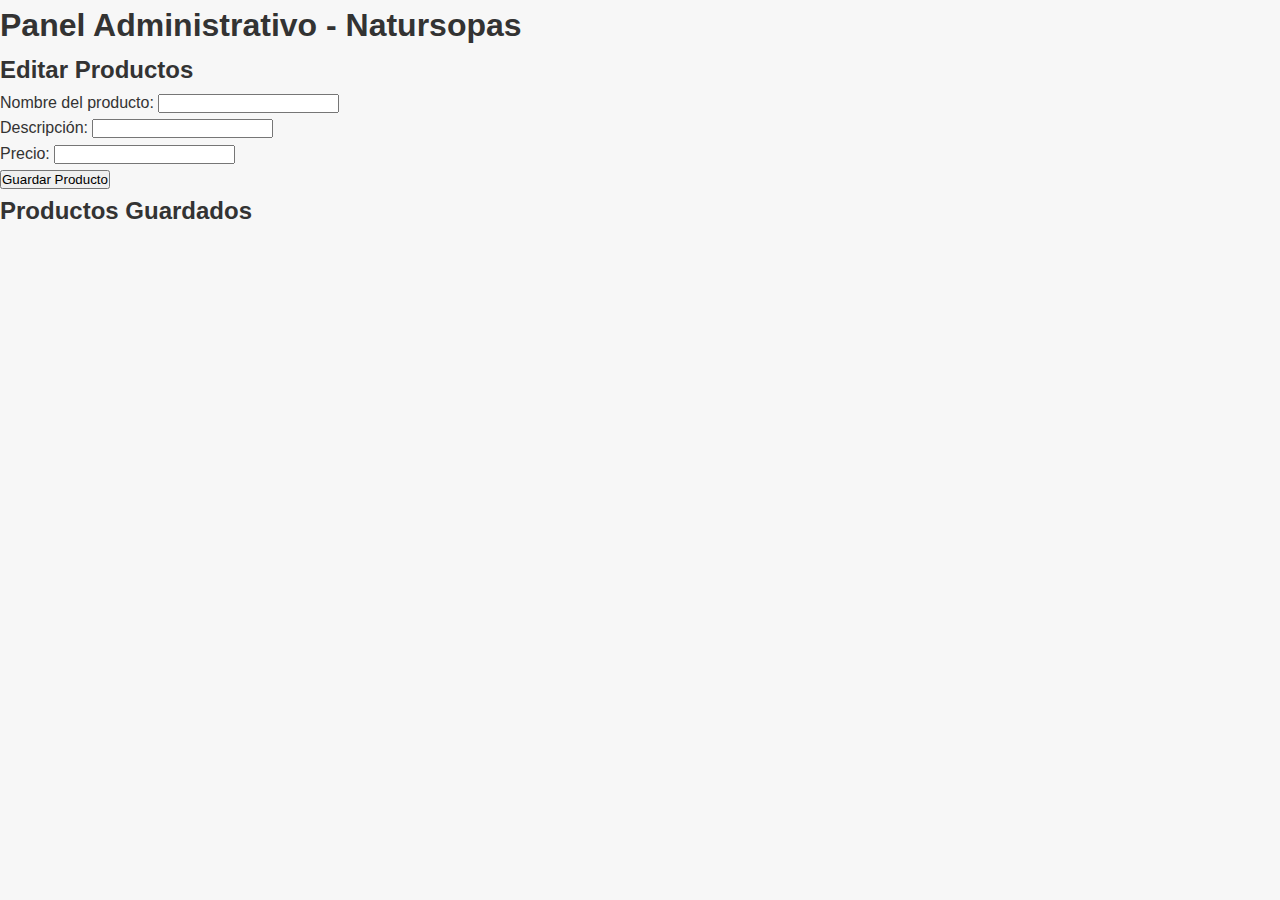
<file: admin.html>
<!-- archivo: admin.html -->
<!DOCTYPE html>
<html lang="es">
<head>
  <meta charset="UTF-8">
  <title>Panel Administrativo - Natursopas</title>
  <link rel="stylesheet" href="style.css">
</head>
<body>
  <h1>Panel Administrativo - Natursopas</h1>

  <section>
    <h2>Editar Productos</h2>
    <form id="productoForm">
      <label>Nombre del producto: <input type="text" id="nombreProducto" required></label><br>
      <label>Descripción: <input type="text" id="descripcionProducto" required></label><br>
      <label>Precio: <input type="number" id="precioProducto" required></label><br>
      <button type="submit">Guardar Producto</button>
    </form>
  </section>

  <section>
    <h2>Productos Guardados</h2>
    <ul id="listaProductos"></ul>
  </section>

  <script src="admin.js"></script>
</body>
</html>
</file>
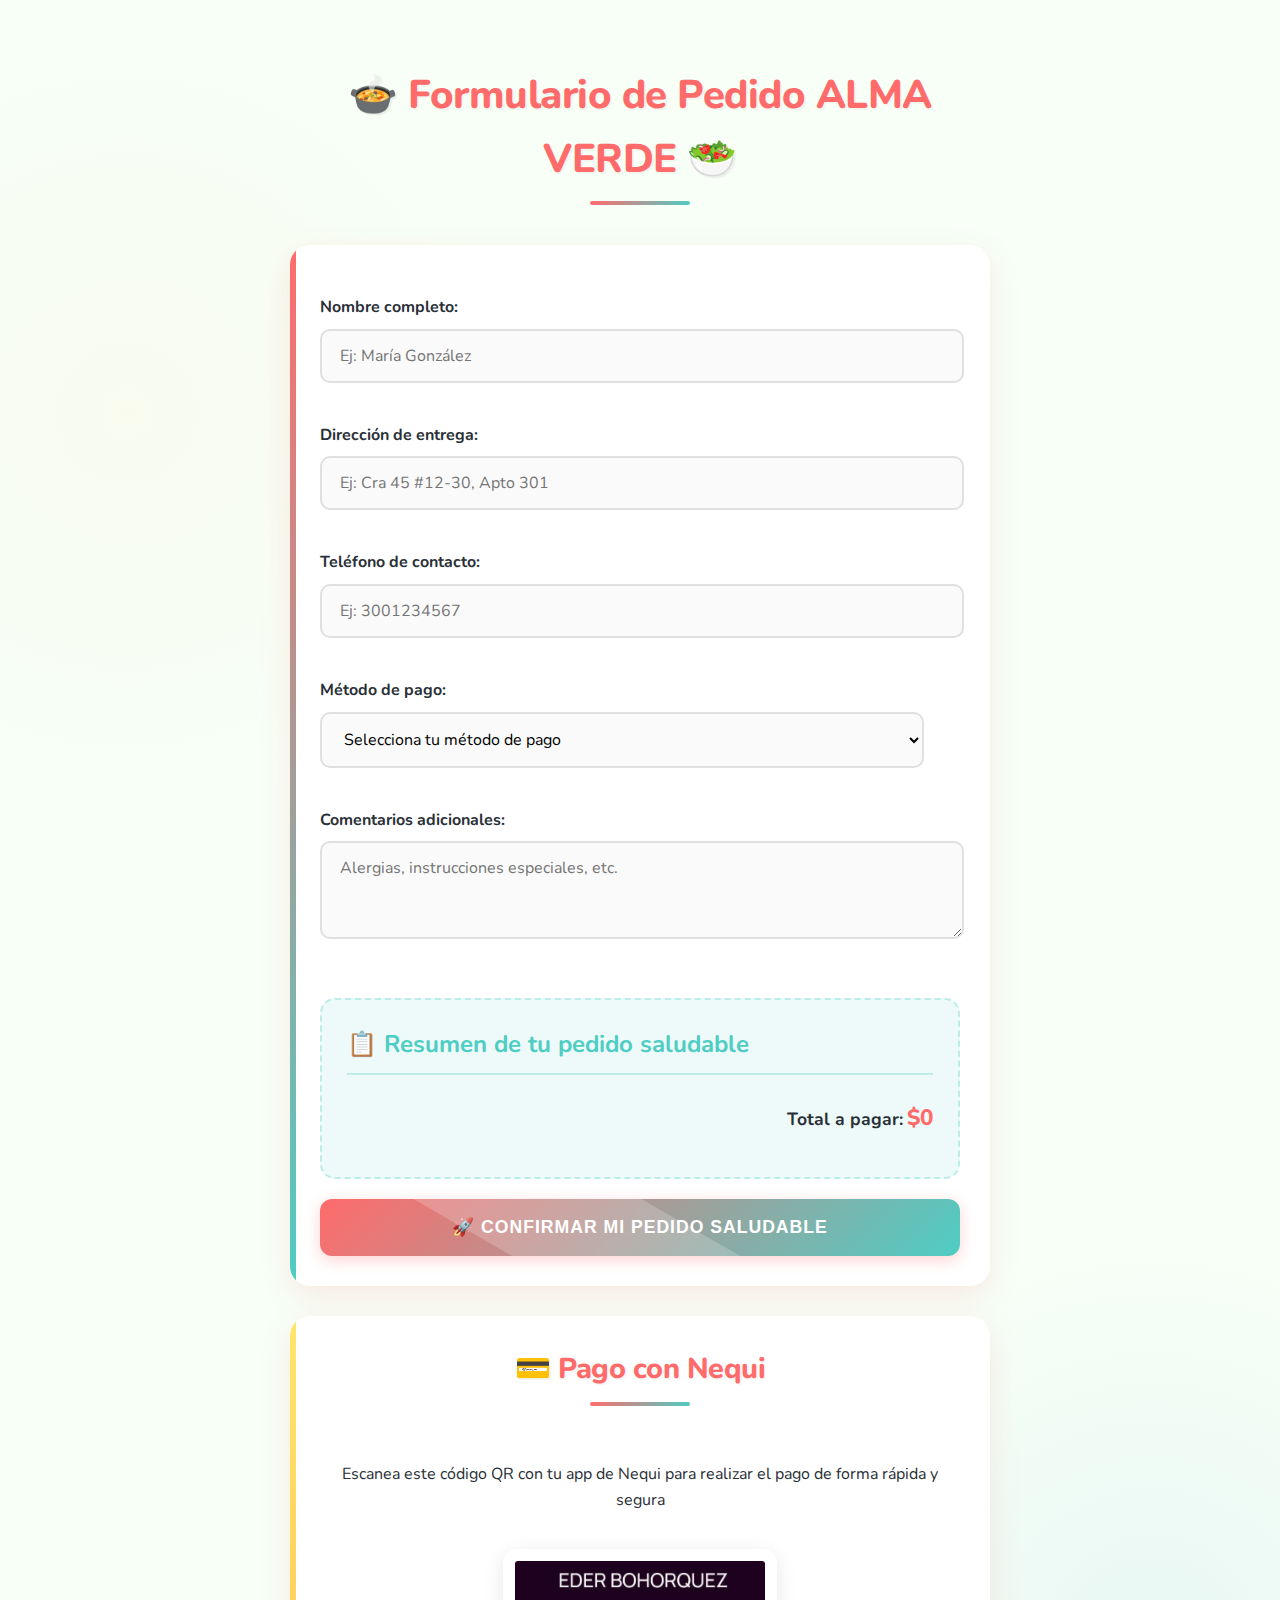
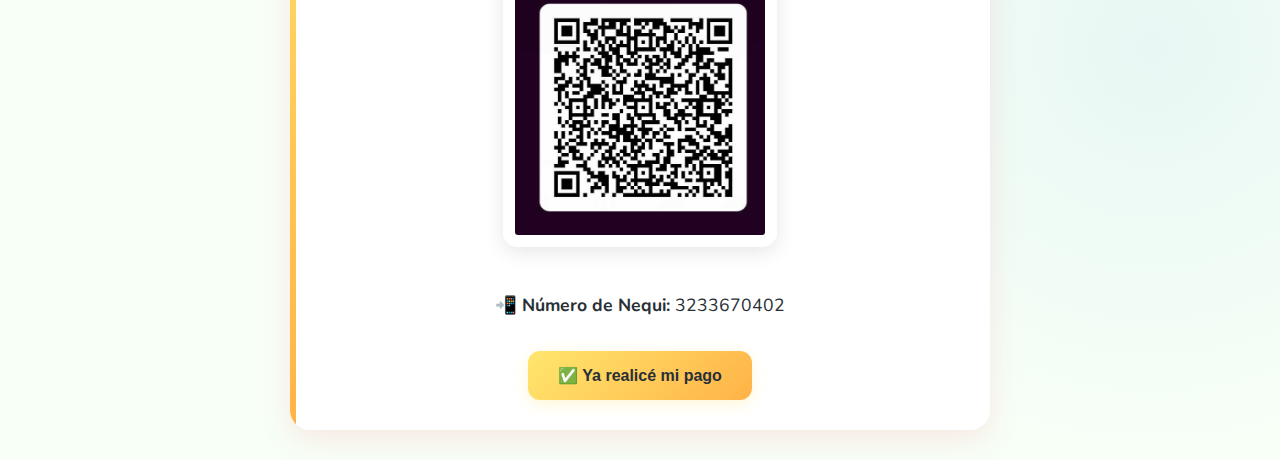
<file: pedido.html>
<!DOCTYPE html>
<html lang="es">
<head>
  <meta charset="UTF-8">
  <meta name="viewport" content="width=device-width, initial-scale=1">
  <title>Pedido - ALMA VERDE</title>
  <style>
    :root {
      --primary: #FF6B6B;
      --primary-light: #FF8E8E;
      --secondary: #4ECDC4;
      --accent: #FFE66D;
      --dark: #292F36;
      --light: #F7FFF7;
      --gradient: linear-gradient(135deg, var(--primary), var(--secondary));
      --gradient-accent: linear-gradient(135deg, var(--accent), #FFB347);
    }
    
    body {
      font-family: 'Nunito', 'Segoe UI', sans-serif;
      padding: 0;
      margin: 0;
      background-color: var(--light);
      color: var(--dark);
      line-height: 1.6;
      background-image: radial-gradient(circle at 10% 20%, rgba(255, 235, 205, 0.2) 0%, transparent 20%),
                        radial-gradient(circle at 90% 80%, rgba(173, 216, 230, 0.2) 0%, transparent 20%);
    }
    
    .container {
      max-width: 700px;
      margin: 30px auto;
      padding: 0 20px;
    }
    
    h2 {
      color: var(--primary);
      text-align: center;
      font-size: 2.5rem;
      margin-bottom: 30px;
      font-weight: 800;
      letter-spacing: -0.5px;
      text-shadow: 2px 2px 0 rgba(0,0,0,0.05);
      position: relative;
      display: inline-block;
      width: 100%;
    }
    
    h2:after {
      content: "";
      display: block;
      width: 100px;
      height: 4px;
      background: var(--gradient);
      margin: 10px auto;
      border-radius: 2px;
    }
    
    form {
      background: white;
      padding: 30px;
      border-radius: 20px;
      box-shadow: 0 10px 30px rgba(255, 107, 107, 0.15);
      margin-bottom: 30px;
      border: none;
      transition: all 0.3s ease;
      position: relative;
      overflow: hidden;
    }
    
    form:before {
      content: "";
      position: absolute;
      top: 0;
      left: 0;
      width: 6px;  /* Reducido de 8px a 6px */
      height: 100%;
      background: var(--gradient);
    }
    
    label {
      display: block;
      margin-top: 20px;
      margin-bottom: 8px;
      font-weight: 700;
      color: var(--dark);
      font-size: 1rem;
    }
    
    input, select, textarea {
      width: calc(100% - 36px); /* Ajustado para compensar el borde */
      padding: 14px 18px;
      margin-bottom: 20px;
      border: 2px solid #e0e0e0;
      border-radius: 10px;
      font-size: 1rem;
      transition: all 0.3s;
      background-color: #fafafa;
      font-family: 'Nunito', sans-serif;
    }
    
    input:focus, select:focus, textarea:focus {
      outline: none;
      border-color: var(--primary);
      box-shadow: 0 0 0 4px rgba(255, 107, 107, 0.2);
      background-color: white;
    }
    
    #resumen {
      background: rgba(78, 205, 196, 0.1);
      padding: 25px;
      border-radius: 15px;
      margin-top: 30px;
      border: 2px dashed rgba(78, 205, 196, 0.3);
      position: relative;
    }
    
    #resumen h3 {
      margin-top: 0;
      color: var(--secondary);
      font-size: 1.5rem;
      padding-bottom: 10px;
      border-bottom: 2px solid rgba(78, 205, 196, 0.3);
    }
    
    .btn-enviar {
      background: var(--gradient);
      color: white;
      border: none;
      padding: 18px 30px;
      border-radius: 12px;
      cursor: pointer;
      font-size: 1.1rem;
      font-weight: 700;
      width: 100%;
      margin-top: 20px;
      transition: all 0.3s;
      box-shadow: 0 4px 15px rgba(255, 107, 107, 0.3);
      text-transform: uppercase;
      letter-spacing: 1px;
      position: relative;
      overflow: hidden;
    }
    
    .btn-enviar:hover {
      transform: translateY(-3px);
      box-shadow: 0 8px 20px rgba(255, 107, 107, 0.4);
    }
    
    .btn-enviar:active {
      transform: translateY(1px);
    }
    
    .btn-enviar:after {
      content: "";
      position: absolute;
      top: -50%;
      left: -60%;
      width: 200%;
      height: 200%;
      background: rgba(255,255,255,0.2);
      transform: rotate(30deg);
      transition: all 0.3s;
    }
    
    .btn-enviar:hover:after {
      left: 100%;
    }
    
    #recibo {
      margin-top: 30px;
      background: white;
      padding: 30px;
      border-radius: 20px;
      box-shadow: 0 10px 30px rgba(255, 107, 107, 0.15);
      display: none;
      text-align: center;
      border: none;
    }
    
    #recibo h2 {
      color: var(--primary);
      margin-bottom: 20px;
    }
    
    .btn-eliminar {
      margin-left: 10px;
      background-color: var(--primary);
      color: white;
      border: none;
      padding: 6px 12px;
      border-radius: 8px;
      cursor: pointer;
      font-size: 0.9rem;
      font-weight: 700;
      transition: all 0.2s;
      box-shadow: 0 2px 5px rgba(255, 107, 107, 0.3);
    }
    
    .btn-eliminar:hover {
      background-color: #ff5252;
      transform: scale(1.1);
    }
    
    #pedidoResumen li {
      padding: 12px 0;
      border-bottom: 2px dotted rgba(0,0,0,0.1);
      display: flex;
      justify-content: space-between;
      align-items: center;
      transition: all 0.2s;
    }
    
    #pedidoResumen li:hover {
      background: rgba(255, 255, 255, 0.5);
    }
    
    #pedidoResumen li:last-child {
      border-bottom: none;
    }
    
    .pago-qr {
      background: white;
      padding: 30px;
      border-radius: 20px;
      margin-top: 30px;
      text-align: center;
      box-shadow: 0 10px 30px rgba(255, 107, 107, 0.15);
      border: none;
      position: relative;
      overflow: hidden;
    }
    
    .pago-qr:before {
      content: "";
      position: absolute;
      top: 0;
      left: 0;
      width: 6px;  /* Reducido de 8px a 6px */
      height: 100%;
      background: var(--gradient-accent);
    }
    
    .pago-qr h2 {
      color: var(--primary);
      margin-top: 0;
      font-size: 1.8rem;
    }
    
    .pago-qr img {
      border: 12px solid white;
      box-shadow: 0 5px 20px rgba(0,0,0,0.1);
      border-radius: 15px;
      margin: 20px 0;
      transition: all 0.3s;
    }
    
    .pago-qr img:hover {
      transform: scale(1.03);
    }
    
    .pago-qr button {
      background: var(--gradient-accent);
      color: var(--dark);
      border: none;
      padding: 15px 30px;
      border-radius: 12px;
      cursor: pointer;
      font-weight: 700;
      margin-top: 15px;
      transition: all 0.3s;
      box-shadow: 0 4px 15px rgba(255, 230, 109, 0.3);
      font-size: 1rem;
    }
    
    .pago-qr button:hover {
      transform: translateY(-3px);
      box-shadow: 0 8px 20px rgba(255, 230, 109, 0.4);
    }
    
    .pago-qr button:active {
      transform: translateY(1px);
    }
    
    #totalConDomicilio {
      font-size: 1.4rem;
      color: var(--primary);
      font-weight: 800;
    }
    
    @media (max-width: 768px) {
      .container {
        padding: 0 15px;
      }
      
      form, .pago-qr {
        padding: 25px;
      }
      
      h2 {
        font-size: 2rem;
      }
      
      input, select, textarea {
        padding: 12px 15px;
        width: calc(100% - 30px); /* Ajuste para móviles */
      }
    }
    
    /* Animaciones */
    @keyframes fadeIn {
      from { opacity: 0; transform: translateY(10px); }
      to { opacity: 1; transform: translateY(0); }
    }
    
    form, .pago-qr {
      animation: fadeIn 0.6s ease-out;
    }
  </style>
  <link href="https://fonts.googleapis.com/css2?family=Nunito:wght@400;600;700;800&display=swap" rel="stylesheet">
</head>
<body>
  <div class="container">
    <h2>🍲 Formulario de Pedido ALMA VERDE 🥗</h2>

    <form id="formularioPedido">
      <label for="nombre">Nombre completo:</label>
      <input type="text" id="nombre" required placeholder="Ej: María González">

      <label for="direccion">Dirección de entrega:</label>
      <input type="text" id="direccion" required placeholder="Ej: Cra 45 #12-30, Apto 301">

      <label for="telefono">Teléfono de contacto:</label>
      <input type="text" id="telefono" required placeholder="Ej: 3001234567">

      <label for="pago">Método de pago:</label>
      <select id="pago" required>
        <option value="">Selecciona tu método de pago</option>
        <option value="Efectivo">💵 Efectivo</option>
        <option value="Nequi">📱 Nequi</option>
        <option value="Transferencia">🏦 Transferencia</option>
      </select>

      <label for="comentarios">Comentarios adicionales:</label>
      <textarea id="comentarios" rows="3" placeholder="Alergias, instrucciones especiales, etc."></textarea>

      <div id="resumen">
        <h3>📋 Resumen de tu pedido saludable</h3>
        <ul id="pedidoResumen"></ul>
        <p style="text-align: right; font-weight: 700; margin-top: 25px;">
          <span style="font-size: 1.1rem;">Total a pagar:</span> <span id="totalConDomicilio">$0</span>
        </p>
      </div>

      <button type="submit" class="btn-enviar">
        🚀 Confirmar mi pedido saludable
      </button>
    </form>

    <section class="pago-qr">
      <h2>💳 Pago con Nequi</h2>
      <p>Escanea este código QR con tu app de Nequi para realizar el pago de forma rápida y segura</p>
      <img src="qr-nequi.png" alt="Código QR Nequi" style="width: 250px;">
      <p style="font-size: 1.1rem; margin-top: 15px;"><strong>📲 Número de Nequi:</strong> 3233670402</p>
      <button onclick="alert('¡Gracias! Hemos registrado tu pago y pronto recibirás tu pedido saludable.')">✅ Ya realicé mi pago</button>
    </section>

    <div id="recibo">
      <div id="detalleRecibo"></div>
    </div>
  </div>

  <script>
    const resumen = document.getElementById("pedidoResumen");
    const totalConDomicilio = document.getElementById("totalConDomicilio");
    const formulario = document.getElementById("formularioPedido");
    const recibo = document.getElementById("recibo");
    const detalleRecibo = document.getElementById("detalleRecibo");

    let carrito = JSON.parse(localStorage.getItem("carrito")) || [];
    let total = 0;

    function renderizarResumen() {
      resumen.innerHTML = "";
      total = 0;

      carrito.forEach((item, index) => {
        const li = document.createElement("li");

        const detalles = item.detalles ? `<br><small style="color: #555; font-size: 0.9rem; font-style: italic;">🍃 Ingredientes: ${item.detalles}</small>` : "";

        li.innerHTML = `
          <div>
            <span style="font-weight: 700; color: #FF6B6B;">${item.nombre}</span> 
            <span style="color: #4ECDC4;">x${item.cantidad}</span> - 
            <span style="font-weight: 700;">$${item.total.toLocaleString("es-CO")}</span>
            ${detalles}
          </div>
          <button class="btn-eliminar" onclick="eliminarProducto(${index})">🗑️</button>
        `;

        resumen.appendChild(li);
        total += item.total;
      });

      totalConDomicilio.textContent = "$" + total.toLocaleString("es-CO");
    }

    function eliminarProducto(index) {
      if (confirm("¿Estás seguro de eliminar este producto de tu pedido?")) {
        carrito.splice(index, 1);
        localStorage.setItem("carrito", JSON.stringify(carrito));
        renderizarResumen();
      }
    }

    renderizarResumen();

    formulario.addEventListener("submit", (e) => {
      e.preventDefault();

      const nombre = document.getElementById("nombre").value;
      const direccion = document.getElementById("direccion").value;
      const telefono = document.getElementById("telefono").value;
      const pago = document.getElementById("pago").value;
      const comentarios = document.getElementById("comentarios").value;

      const resumenPedido = carrito.map(item => {
        return `${item.nombre} x${item.cantidad}${item.detalles ? " (" + item.detalles + ")" : ""}`;
      }).join(", ");

      const mensaje = `
🍏 *¡NUEVO PEDIDO ALMA VERDE!* 🍓
👤 *Nombre:* ${nombre}
🏠 *Dirección:* ${direccion}
📱 *Teléfono:* ${telefono}
💳 *Método de pago:* ${pago}
📝 *Comentarios:* ${comentarios || "Ninguno"}
      
🛒 *DETALLE DEL PEDIDO:*
${carrito.map((item, i) => `${i+1}. ${item.nombre} x${item.cantidad}${item.detalles ? " - " + item.detalles : ""}`).join("\n")}

💰 *TOTAL A PAGAR:* $${total.toLocaleString("es-CO")}
      `.trim();

      const numeroAdmin = "573233670402";
      const urlWhatsApp = `https://api.whatsapp.com/send?phone=${numeroAdmin}&text=${encodeURIComponent(mensaje)}`;
      const adminWindow = window.open(urlWhatsApp, "_blank");
      if (adminWindow) adminWindow.blur();

      formulario.style.display = "none";
      recibo.style.display = "block";

      detalleRecibo.innerHTML = `
        <h2 style="color: #FF6B6B; font-size: 2rem;">🎉 ¡Pedido Confirmado!</h2>
        <div style="background: rgba(78, 205, 196, 0.1); padding: 25px; border-radius: 15px; margin: 25px 0; border: 2px dashed #4ECDC4;">
          <p><span style="font-weight: 700; color: #4ECDC4;">👤 Nombre:</span> ${nombre}</p>
          <p><span style="font-weight: 700; color: #4ECDC4;">🏠 Dirección:</span> ${direccion}</p>
          <p><span style="font-weight: 700; color: #4ECDC4;">📱 Teléfono:</span> ${telefono}</p>
          <p><span style="font-weight: 700; color: #4ECDC4;">💳 Método de pago:</span> ${pago}</p>
          <p><span style="font-weight: 700; color: #4ECDC4;">🍽️ Pedido:</span> ${resumenPedido}</p>
          <p style="font-weight: 800; font-size: 1.4rem; margin-top: 20px; color: #FF6B6B;">
            💰 Total a pagar: $${total.toLocaleString("es-CO")}
          </p>
        </div>
        <p style="font-size: 1.2rem; color: #292F36;">
          ¡Gracias por elegir <span style="font-weight: 700; color: #4ECDC4;">Natursopas</span>! Tu comida saludable está en camino 🚴‍♀️
        </p>
        <div style="margin-top: 30px; font-size: 0.9rem; color: #666;">
          <p>¿Tienes alguna duda? Llámanos al 3233670402</p>
        </div>
      `;

      localStorage.removeItem("carrito");
      localStorage.removeItem("pedidoPersonalizado");
    });
  </script>
</body>
</html>
</file>
<file: style.css>
/* RESET */
* {
  margin: 0;
  padding: 0;
  box-sizing: border-box;
}

body {
  font-family: 'Segoe UI', sans-serif;
  background-color: #f7f7f7;
  color: #333;
  line-height: 1.6;
}

/* NAVBAR */
.navbar {
  display: flex;
  justify-content: space-between;
  align-items: center;
  background-color: #004d40;
  padding: 10px 20px;
}

.logo {
  height: 50px;
}

.nav-links {
  list-style: none;
  display: flex;
  gap: 20px;
}

.nav-links a {
  color: white;
  text-decoration: none;
  font-weight: bold;
}

/* HERO */
.hero {
  height: 300px;
  background-size: cover;
  background-position: center;
  display: flex;
  align-items: center;
  justify-content: center;
  color: white;
  text-shadow: 2px 2px 4px black;
}

.hero-content {
  text-align: center;
  background-color: rgba(0, 0, 0, 0.4);
  padding: 20px;
  border-radius: 10px;
}

/* PRODUCTOS */
.productos {
  padding: 40px 20px;
  background-color: #fff;
}

.productos h2 {
  text-align: center;
  color: #1b5e20;
  margin-bottom: 20px;
}

.productos h3 {
  margin: 30px 0 15px;
  color: #2e7d32;
}

.productos-grid {
  display: grid;
  grid-template-columns: repeat(auto-fit, minmax(250px, 1fr));
  gap: 20px;
}

.producto {
  background-color: #e8f5e9;
  padding: 15px;
  border-radius: 8px;
  box-shadow: 0 0 10px rgba(0,0,0,0.1);
  text-align: center;
}

.producto p {
  font-weight: bold;
  margin-bottom: 10px;
}

.add-to-cart {
  background-color: #4caf50;
  color: white;
  border: none;
  padding: 8px 12px;
  border-radius: 5px;
  cursor: pointer;
  font-weight: bold;
  transition: background 0.3s;
}

.add-to-cart:hover {
  background-color: #388e3c;
}



.cart {
  position: fixed;
  top: 70px;
  right: 20px;
  background: white;
  border: 1px solid #ccc;
  padding: 20px;
  width: 300px;
  max-height: 400px;
  overflow-y: auto;
  box-shadow: 0 0 15px rgba(0,0,0,0.2);
  z-index: 1000;
}

.cart.hidden {
  display: none;
}

#cart-items li {
  margin-bottom: 10px;
}

/* REDES SOCIALES */
.social-buttons {
  position: fixed;
  bottom: 30px;
  right: 20px;
  display: flex;
  flex-direction: column;
  gap: 12px;
  z-index: 999;
}

.btn-social {
  width: 45px;
  height: 45px;
  border-radius: 50%;
  display: flex;
  justify-content: center;
  align-items: center;
  color: white;
  text-decoration: none;
  font-size: 20px;
  box-shadow: 0 2px 6px rgba(0,0,0,0.3);
}

.whatsapp { background-color: #013715; }
.facebook { background-color: #1877F2; }
.instagram { background: radial-gradient(circle at 30% 107%, #fdf497 0%, #fd5949 45%, #d6249f 60%, #285AEB 90%); }
.tiktok { background-color: #000; }
.youtube { background-color: #FF0000; }

/* RESPONSIVE */
@media (max-width: 768px) {
  .productos-grid {
    grid-template-columns: 1fr;
  }

  .navbar {
    flex-direction: column;
    align-items: flex-start;
  }

  .nav-links {
    flex-direction: column;
    gap: 10px;
  }

  .btn-cart {
    top: auto;
    bottom: 100px;
  }
}

/* Responsive general */
@media screen and (max-width: 768px) {
  .product-container {
    flex-direction: column;
    align-items: center;
  }

  .product {
    width: 90%;
    margin-bottom: 20px;
  }

  .btn-cart {
    bottom: 15px;
    right: 15px;
  }

  .cart {
    right: 10px;
    left: 10px;
    width: auto;
  }
}
.cart-count {
  background-color: red;
  color: white;
  font-size: 12px;
  padding: 2px 6px;
  border-radius: 50%;
  position: absolute;
  top: -5px;
  right: -5px;
  font-weight: bold;
}

.crear-comida {
  background-color: #f9f9f9;
  padding: 2rem;
  border-radius: 1rem;
  margin: 2rem 0;
}

.crear-comida h2 {
  margin-bottom: 1rem;
  color: #2e7d32;
}

.grupo {
  margin-bottom: 1rem;
}

.grupo label {
  display: block;
  margin-bottom: 0.3rem;
  font-weight: bold;
}

.grupo select {
  width: 100%;
  padding: 0.5rem;
  border-radius: 0.5rem;
  border: 1px solid #ccc;
}

.crear-comida button {
  padding: 0.8rem 1.2rem;
  background-color: #2e7d32;
  color: white;
  border: none;
  border-radius: 0.5rem;
  cursor: pointer;
}

.form-select {
  width: 100%;
  padding: 10px;
  border-radius: 6px;
  border: 1px solid #ccc;
  margin-top: 5px;
  font-size: 16px;
}

/* Estilos para el carrito */
.cart {
  position: fixed;
  top: 100px;
  right: 20px;
  width: 300px;
  background-color: #fff;
  border-radius: 12px;
  box-shadow: 0 4px 16px rgba(0, 0, 0, 0.15);
  padding: 20px;
  z-index: 1000;
  font-family: "Segoe UI", sans-serif;
}

.cart h3 {
  margin-top: 0;
  font-size: 20px;
  color: #2e7d32;
  display: flex;
  align-items: center;
  gap: 8px;
  border-bottom: 1px solid #ddd;
  padding-bottom: 8px;
}

.cart ul {
  list-style: none;
  padding: 0;
  margin: 15px 0;
}

.cart ul li {
  display: flex;
  justify-content: space-between;
  align-items: center;
  margin-bottom: 10px;
  font-size: 15px;
  color: #333;
}

.cart ul li .eliminar-btn {
  background: #e53935;
  color: white;
  border: none;
  border-radius: 50%;
  width: 24px;
  height: 24px;
  font-size: 14px;
  cursor: pointer;
}

#cart-total {
  font-weight: bold;
  margin-bottom: 15px;
  text-align: right;
  font-size: 16px;
}

.cart-buttons {
  display: flex;
  justify-content: space-between;
  gap: 10px;
}

.btn {
  padding: 8px 12px;
  border-radius: 6px;
  border: none;
  cursor: pointer;
  font-weight: bold;
}

.btn-primary {
  background-color: #2e7d32;
  color: white;
}

.btn-primary:hover {
  background-color: #1b5e20;
}

.btn-secondary {
  background-color: #9e9e9e;
  color: white;
}

.btn-secondary:hover {
  background-color: #757575;
}

/* Botón flotante del carrito */
.btn-cart {
  position: fixed;
  bottom: 315px;
  right: 20px;
  background-color: #2e7d32;
  color: white;
  border: none;
  padding: 12px;
  border-radius: 50%;
  font-size: 18px;
  cursor: pointer;
  z-index: 999;
}

.btn-cart:hover {
  background-color: #1b5e20;
}

/* Estilos para el carrito */
.cart {
  position: fixed;
  top: 100px;
  right: 20px;
  width: 300px;
  background-color: #fff;
  border-radius: 12px;
  box-shadow: 0 4px 16px rgba(0, 0, 0, 0.15);
  padding: 20px;
  z-index: 1000;
  font-family: "Segoe UI", sans-serif;
}

.cart h3 {
  margin-top: 0;
  font-size: 20px;
  color: #2e7d32;
  display: flex;
  align-items: center;
  gap: 8px;
  border-bottom: 1px solid #ddd;
  padding-bottom: 8px;
}

.cart ul {
  list-style: none;
  padding: 0;
  margin: 15px 0;
}

.cart ul li {
  display: flex;
  justify-content: space-between;
  align-items: center;
  margin-bottom: 10px;
  font-size: 15px;
  color: #333;
}

.cart ul li .eliminar-btn {
  background: #e53935;
  color: white;
  border: none;
  border-radius: 50%;
  width: 24px;
  height: 24px;
  font-size: 14px;
  cursor: pointer;
}

#cart-total {
  font-weight: bold;
  margin-bottom: 15px;
  text-align: right;
  font-size: 16px;
}

.cart-buttons {
  display: flex;
  justify-content: space-between;
  gap: 10px;
}

.btn {
  padding: 8px 12px;
  border-radius: 6px;
  border: none;
  cursor: pointer;
  font-weight: bold;
}

.btn-primary {
  background-color: #2e7d32;
  color: white;
}

.btn-primary:hover {
  background-color: #1b5e20;
}

.btn-secondary {
  background-color: #9e9e9e;
  color: white;
}

.btn-secondary:hover {
  background-color: #757575;
}



.btn-cart:hover {
  background-color: #1b5e20;
}


.btn-pedido-personalizado {
  background-color: #2e7d32;      /* Verde oscuro profesional */
  color: white;
  padding: 12px 24px;
  border: none;
  border-radius: 8px;
  font-size: 16px;
  font-weight: bold;
  cursor: pointer;
  transition: background-color 0.3s ease, transform 0.2s ease;
  box-shadow: 0 4px 10px rgba(0,0,0,0.2);
  margin-top: 20px;
  display: inline-block;
}

.btn-pedido-personalizado:hover {
  background-color: #1b5e20;
  transform: scale(1.03);
}

.boton-personalizado {
  background-color: #28a745;
  color: white;
  padding: 10px 20px;
  font-weight: bold;
  border: none;
  border-radius: 5px;
  cursor: pointer;
}

.boton-personalizado:hover {
  background-color: #218838;
}
</file>
